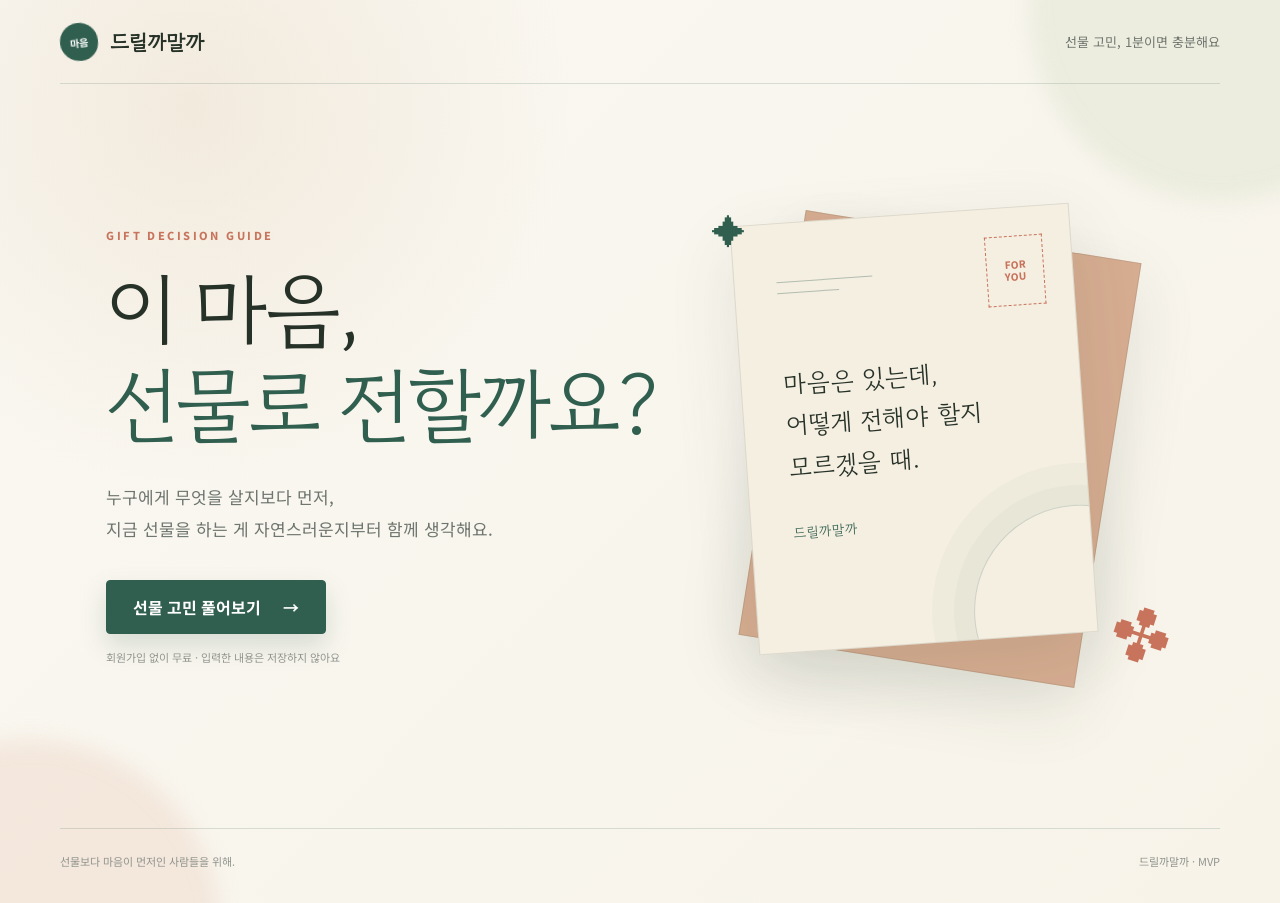
<file: gift-advisor/index.html>
<!DOCTYPE html>
<html lang="ko">
<head>
  <meta charset="UTF-8">
  <meta name="viewport" content="width=device-width, initial-scale=1.0">
  <meta name="description" content="관계와 상황을 살펴 선물을 드릴지, 얼마짜리 무엇을 드릴지 함께 판단해요.">
  <title>드릴까말까 — 선물 고민을 가볍게</title>
  <link rel="preconnect" href="https://fonts.googleapis.com">
  <link rel="preconnect" href="https://fonts.gstatic.com" crossorigin>
  <link href="https://fonts.googleapis.com/css2?family=Gowun+Dodum&family=Noto+Sans+KR:wght@400;500;600;700;800&display=swap" rel="stylesheet">
  <link rel="stylesheet" href="styles.css">
</head>
<body>
  <div class="ambient ambient-one"></div>
  <div class="ambient ambient-two"></div>

  <header class="site-header">
    <a class="brand" href="#" aria-label="드릴까말까 처음으로">
      <span class="brand-mark">마음</span>
      <span>드릴까말까</span>
    </a>
    <span class="header-note">선물 고민, 1분이면 충분해요</span>
  </header>

  <main>
    <section id="intro" class="hero view active">
      <div class="hero-copy">
        <p class="eyebrow">GIFT DECISION GUIDE</p>
        <h1>이 마음,<br><em>선물로 전할까요?</em></h1>
        <p class="hero-description">누구에게 무엇을 살지보다 먼저,<br>지금 선물을 하는 게 자연스러운지부터 함께 생각해요.</p>
        <button id="startButton" class="primary-button" type="button">
          선물 고민 풀어보기 <span aria-hidden="true">→</span>
        </button>
        <p class="privacy-note">회원가입 없이 무료 · 입력한 내용은 저장하지 않아요</p>
      </div>

      <div class="hero-visual" aria-hidden="true">
        <div class="postcard postcard-back"></div>
        <div class="postcard postcard-front">
          <div class="stamp">FOR<br>YOU</div>
          <span class="postcard-line"></span>
          <span class="postcard-line short"></span>
          <p>마음은 있는데,<br>어떻게 전해야 할지<br>모르겠을 때.</p>
          <span class="postcard-sign">드릴까말까</span>
        </div>
        <div class="flower flower-one">✣</div>
        <div class="flower flower-two">✦</div>
      </div>
    </section>

    <section id="questionnaire" class="questionnaire view" aria-labelledby="questionTitle">
      <div class="progress-wrap">
        <div class="progress-meta">
          <button id="backButton" class="text-button" type="button" aria-label="이전 질문">← 이전</button>
          <span><b id="stepCurrent">1</b> / <span id="stepTotal">6</span></span>
        </div>
        <div class="progress-track"><span id="progressBar"></span></div>
      </div>

      <div class="question-card">
        <p id="questionKicker" class="eyebrow"></p>
        <h2 id="questionTitle"></h2>
        <p id="questionHelp" class="question-help"></p>
        <div id="options" class="options"></div>
        <div class="question-actions">
          <button id="nextButton" class="primary-button" type="button" disabled>다음으로 <span>→</span></button>
        </div>
      </div>
    </section>

    <section id="result" class="result view" aria-labelledby="resultHeadline">
      <div class="result-heading">
        <p class="eyebrow">YOUR GIFT GUIDE</p>
        <span id="resultBadge" class="result-badge"></span>
        <h2 id="resultHeadline"></h2>
        <p id="resultSummary"></p>
      </div>

      <div class="result-grid">
        <article class="result-card verdict-card">
          <span class="card-number">01</span>
          <p class="card-label">드릴까 말까</p>
          <h3 id="decisionTitle"></h3>
          <p id="decisionReason"></p>
        </article>

        <article class="result-card">
          <span class="card-number">02</span>
          <p class="card-label">적당한 마음의 크기</p>
          <h3 id="budgetTitle"></h3>
          <p id="budgetReason"></p>
        </article>

        <article class="result-card wide-card">
          <span class="card-number">03</span>
          <p class="card-label">이런 선물이 잘 어울려요</p>
          <div id="giftTypes" class="gift-types"></div>
        </article>

        <article class="result-card message-card">
          <span class="card-number">04</span>
          <p class="card-label">이 말과 함께 전해보세요</p>
          <blockquote id="messageText"></blockquote>
          <button id="copyButton" class="secondary-button" type="button">문구 복사</button>
        </article>

        <article class="result-card caution-card">
          <span class="card-number">05</span>
          <p class="card-label">이건 피해주세요</p>
          <ul id="cautionList"></ul>
        </article>
      </div>

      <div class="result-actions">
        <button id="restartButton" class="primary-button" type="button">다른 고민 알아보기</button>
        <button id="shareButton" class="secondary-button" type="button">결과 공유하기</button>
      </div>
      <p class="result-disclaimer">추천은 일반적인 관계와 예절을 바탕으로 한 참고 의견이에요. 두 분만의 문화와 마음을 가장 먼저 생각해 주세요.</p>
    </section>
  </main>

  <footer>
    <p>선물보다 마음이 먼저인 사람들을 위해.</p>
    <span>드릴까말까 · MVP</span>
  </footer>

  <div id="toast" class="toast" role="status" aria-live="polite"></div>
  <script src="app.js"></script>
</body>
</html>
</file>
<file: gift-advisor/styles.css>
:root {
  --ink: #263128;
  --muted: #6f766f;
  --paper: #f7f3e9;
  --paper-deep: #eee6d7;
  --green: #315f4f;
  --green-dark: #24483c;
  --coral: #c8735b;
  --line: rgba(49, 95, 79, .17);
  --shadow: 0 24px 70px rgba(50, 61, 50, .11);
}

* { box-sizing: border-box; }
html { scroll-behavior: smooth; }
body {
  min-height: 100vh;
  margin: 0;
  overflow-x: hidden;
  color: var(--ink);
  font-family: "Noto Sans KR", sans-serif;
  background:
    radial-gradient(circle at 15% 12%, rgba(217, 190, 156, .23), transparent 28%),
    linear-gradient(135deg, #faf8f2, var(--paper));
}

button, input { font: inherit; }
button { -webkit-tap-highlight-color: transparent; }

.ambient {
  position: fixed;
  z-index: -1;
  width: 380px;
  height: 380px;
  border-radius: 50%;
  filter: blur(10px);
  opacity: .38;
}
.ambient-one { top: -180px; right: -130px; background: #d7dfc7; }
.ambient-two { bottom: -220px; left: -160px; background: #ecd0bf; }

.site-header {
  width: min(1160px, calc(100% - 40px));
  height: 84px;
  margin: 0 auto;
  display: flex;
  align-items: center;
  justify-content: space-between;
  border-bottom: 1px solid var(--line);
}
.brand {
  display: inline-flex;
  align-items: center;
  gap: 12px;
  color: var(--ink);
  font-family: "Gowun Dodum", serif;
  font-size: 21px;
  font-weight: 700;
  text-decoration: none;
}
.brand-mark {
  width: 38px;
  height: 38px;
  display: grid;
  place-items: center;
  border-radius: 50% 50% 48% 52%;
  color: #fff;
  font-family: "Noto Sans KR", sans-serif;
  font-size: 10px;
  background: var(--green);
  transform: rotate(-7deg);
}
.header-note { color: var(--muted); font-size: 13px; }

main { width: min(1160px, calc(100% - 40px)); margin: 0 auto; }
.view { display: none; }
.view.active { display: flex; animation: rise .45s ease both; }

.hero {
  min-height: calc(100vh - 156px);
  align-items: center;
  justify-content: space-between;
  gap: 80px;
  padding: 70px 4% 90px;
}
.hero-copy { flex: 1; max-width: 590px; }
.eyebrow {
  margin: 0 0 19px;
  color: var(--coral);
  font-size: 11px;
  font-weight: 800;
  letter-spacing: .22em;
}
h1, h2, h3, p { word-break: keep-all; }
h1 {
  margin: 0;
  font-family: "Gowun Dodum", serif;
  font-size: clamp(48px, 6.4vw, 86px);
  font-weight: 400;
  line-height: 1.14;
  letter-spacing: -.055em;
}
h1 em { color: var(--green); font-style: normal; }
.hero-description {
  margin: 32px 0 34px;
  color: var(--muted);
  font-size: 17px;
  line-height: 1.9;
}
.primary-button, .secondary-button {
  min-height: 54px;
  border-radius: 4px;
  padding: 0 26px;
  cursor: pointer;
  font-weight: 700;
  transition: transform .2s, background .2s, opacity .2s;
}
.primary-button {
  border: 1px solid var(--green);
  color: #fff;
  background: var(--green);
  box-shadow: 0 12px 26px rgba(49, 95, 79, .17);
}
.primary-button:hover:not(:disabled) { background: var(--green-dark); transform: translateY(-2px); }
.primary-button:disabled { cursor: not-allowed; opacity: .35; }
.primary-button span { margin-left: 18px; }
.secondary-button {
  border: 1px solid var(--line);
  color: var(--green);
  background: transparent;
}
.secondary-button:hover { background: rgba(49, 95, 79, .06); }
.privacy-note { margin: 15px 0 0; color: #92968f; font-size: 11px; }

.hero-visual { position: relative; flex: 0 1 430px; height: 480px; }
.postcard {
  position: absolute;
  width: 340px;
  height: 430px;
  border: 1px solid rgba(71, 80, 67, .14);
  box-shadow: var(--shadow);
}
.postcard-back { top: 28px; left: 26px; background: #d7ad91; transform: rotate(9deg); }
.postcard-front {
  top: 8px;
  left: 0;
  padding: 48px 42px;
  overflow: hidden;
  background: #f5efe2;
  transform: rotate(-4deg);
}
.postcard-front::after {
  content: "";
  position: absolute;
  width: 210px;
  height: 210px;
  right: -90px;
  bottom: -85px;
  border: 1px solid rgba(49, 95, 79, .2);
  border-radius: 50%;
  box-shadow: 0 0 0 20px rgba(49, 95, 79, .04), 0 0 0 42px rgba(49, 95, 79, .03);
}
.postcard-front p {
  margin: 70px 0 32px;
  font-family: "Gowun Dodum", serif;
  font-size: 25px;
  line-height: 1.65;
}
.stamp {
  position: absolute;
  top: 28px;
  right: 28px;
  width: 58px;
  height: 70px;
  display: grid;
  place-items: center;
  border: 1px dashed var(--coral);
  color: var(--coral);
  font-size: 10px;
  font-weight: 800;
  line-height: 1.25;
  text-align: center;
}
.postcard-line { display: block; width: 96px; margin-top: 10px; border-top: 1px solid rgba(49, 95, 79, .35); }
.postcard-line.short { width: 62px; }
.postcard-sign { color: var(--green); font-family: "Gowun Dodum", serif; font-size: 14px; }
.flower { position: absolute; z-index: 3; color: var(--coral); font-size: 58px; }
.flower-one { right: 2px; bottom: 10px; transform: rotate(18deg); }
.flower-two { top: 0; left: -32px; color: var(--green); font-size: 34px; }

.questionnaire { min-height: calc(100vh - 150px); flex-direction: column; padding: 60px 0 100px; }
.progress-wrap { width: min(760px, 100%); margin: 0 auto 34px; }
.progress-meta { display: flex; justify-content: space-between; margin-bottom: 13px; color: var(--muted); font-size: 12px; }
.progress-meta b { color: var(--green); }
.text-button { border: 0; padding: 0; color: var(--muted); cursor: pointer; background: none; }
.progress-track { height: 3px; overflow: hidden; background: var(--paper-deep); }
.progress-track span { display: block; width: 16.6%; height: 100%; background: var(--green); transition: width .35s ease; }
.question-card {
  width: min(760px, 100%);
  margin: 0 auto;
  padding: 54px 58px;
  border: 1px solid var(--line);
  background: rgba(255, 253, 247, .75);
  box-shadow: var(--shadow);
}
.question-card h2, .result-heading h2 {
  margin: 0;
  font-family: "Gowun Dodum", serif;
  font-size: clamp(32px, 4vw, 47px);
  font-weight: 400;
  letter-spacing: -.04em;
}
.question-help { margin: 13px 0 30px; color: var(--muted); font-size: 14px; line-height: 1.7; }
.options { display: grid; grid-template-columns: 1fr 1fr; gap: 12px; }
.option {
  min-height: 74px;
  display: flex;
  align-items: center;
  gap: 13px;
  border: 1px solid var(--line);
  padding: 17px 19px;
  color: var(--ink);
  text-align: left;
  cursor: pointer;
  background: rgba(255, 255, 255, .45);
  transition: border .2s, transform .2s, background .2s;
}
.option:hover { border-color: rgba(49, 95, 79, .5); transform: translateY(-1px); }
.option.selected { border-color: var(--green); background: rgba(49, 95, 79, .08); }
.option-icon { width: 31px; color: var(--coral); font-family: "Gowun Dodum", serif; font-size: 23px; text-align: center; }
.option-copy strong { display: block; font-size: 14px; }
.option-copy small { display: block; margin-top: 4px; color: var(--muted); font-size: 11px; }
.question-actions { display: flex; justify-content: flex-end; margin-top: 34px; }

.result { flex-direction: column; padding: 64px 4% 100px; }
.result-heading { max-width: 740px; margin: 0 auto 40px; text-align: center; }
.result-badge { display: inline-block; margin-bottom: 22px; border-radius: 999px; padding: 7px 13px; color: var(--green); font-size: 11px; font-weight: 700; background: rgba(49, 95, 79, .09); }
.result-heading > p:last-child { color: var(--muted); line-height: 1.8; }
.result-grid { display: grid; grid-template-columns: 1fr 1fr; gap: 16px; }
.result-card {
  position: relative;
  min-height: 245px;
  border: 1px solid var(--line);
  padding: 36px;
  background: rgba(255, 253, 247, .82);
}
.result-card h3 { margin: 22px 0 12px; font-family: "Gowun Dodum", serif; font-size: 28px; font-weight: 400; }
.result-card p { color: var(--muted); font-size: 14px; line-height: 1.8; }
.card-number { position: absolute; top: 28px; right: 30px; color: rgba(49, 95, 79, .3); font-family: "Gowun Dodum", serif; font-size: 13px; }
.card-label { margin: 0 !important; color: var(--coral) !important; font-size: 11px !important; font-weight: 800; letter-spacing: .12em; }
.verdict-card { color: #fff; background: var(--green); }
.verdict-card .card-label, .verdict-card p { color: rgba(255, 255, 255, .75) !important; }
.verdict-card .card-number { color: rgba(255, 255, 255, .4); }
.wide-card { grid-column: span 2; min-height: auto; }
.gift-types { display: grid; grid-template-columns: repeat(3, 1fr); gap: 12px; margin-top: 24px; }
.gift-type { border-top: 1px solid var(--line); padding-top: 18px; }
.gift-type b { display: block; margin-bottom: 7px; font-family: "Gowun Dodum", serif; font-size: 19px; }
.gift-type span { color: var(--muted); font-size: 12px; line-height: 1.6; }
.message-card blockquote { margin: 25px 0 23px; font-family: "Gowun Dodum", serif; font-size: 21px; line-height: 1.7; }
.message-card .secondary-button { min-height: 42px; padding: 0 17px; font-size: 12px; }
.caution-card ul { margin: 23px 0 0; padding: 0; list-style: none; }
.caution-card li { position: relative; margin-top: 13px; padding-left: 20px; color: var(--muted); font-size: 13px; line-height: 1.6; }
.caution-card li::before { content: "×"; position: absolute; left: 0; color: var(--coral); font-weight: 800; }
.result-actions { display: flex; justify-content: center; gap: 10px; margin-top: 34px; }
.result-disclaimer { max-width: 650px; margin: 22px auto 0; color: #92968f; font-size: 10px; line-height: 1.7; text-align: center; }

footer {
  width: min(1160px, calc(100% - 40px));
  margin: 0 auto;
  display: flex;
  justify-content: space-between;
  border-top: 1px solid var(--line);
  padding: 24px 0 34px;
  color: #92968f;
  font-size: 11px;
}
footer p { margin: 0; }
.toast {
  position: fixed;
  left: 50%;
  bottom: 28px;
  z-index: 20;
  padding: 12px 18px;
  color: #fff;
  font-size: 12px;
  background: var(--ink);
  opacity: 0;
  pointer-events: none;
  transform: translate(-50%, 12px);
  transition: .25s ease;
}
.toast.show { opacity: 1; transform: translate(-50%, 0); }

@keyframes rise { from { opacity: 0; transform: translateY(12px); } to { opacity: 1; transform: translateY(0); } }

@media (max-width: 820px) {
  .site-header { height: 70px; }
  .header-note { display: none; }
  .hero { min-height: auto; flex-direction: column; align-items: flex-start; gap: 65px; padding: 64px 0 95px; }
  .hero-copy { max-width: 100%; }
  .hero-visual { width: 100%; flex-basis: 390px; transform: scale(.9); transform-origin: center top; }
  .postcard { left: 50%; transform-origin: center; }
  .postcard-back { transform: translateX(-48%) rotate(9deg); }
  .postcard-front { transform: translateX(-55%) rotate(-4deg); }
  .flower-one { right: 6%; }
  .flower-two { left: 8%; }
  .question-card { padding: 42px 30px; }
  .result-grid { grid-template-columns: 1fr; }
  .wide-card { grid-column: auto; }
}

@media (max-width: 560px) {
  main, .site-header, footer { width: min(100% - 28px, 1160px); }
  h1 { font-size: 47px; }
  .hero-description { font-size: 15px; }
  .hero-visual { height: 365px; flex-basis: 365px; transform: scale(.78); }
  .questionnaire { padding-top: 35px; }
  .question-card { padding: 34px 20px; }
  .options { grid-template-columns: 1fr; }
  .option { min-height: 66px; }
  .question-actions .primary-button { width: 100%; }
  .result { padding: 45px 0 80px; }
  .result-card { min-height: auto; padding: 30px 24px; }
  .gift-types { grid-template-columns: 1fr; }
  .gift-type { padding: 15px 0; }
  .result-actions { flex-direction: column; }
  .result-actions button { width: 100%; }
  footer { flex-direction: column; gap: 5px; }
}

@media (prefers-reduced-motion: reduce) {
  *, *::before, *::after { scroll-behavior: auto !important; animation-duration: .01ms !important; transition-duration: .01ms !important; }
}
</file>
